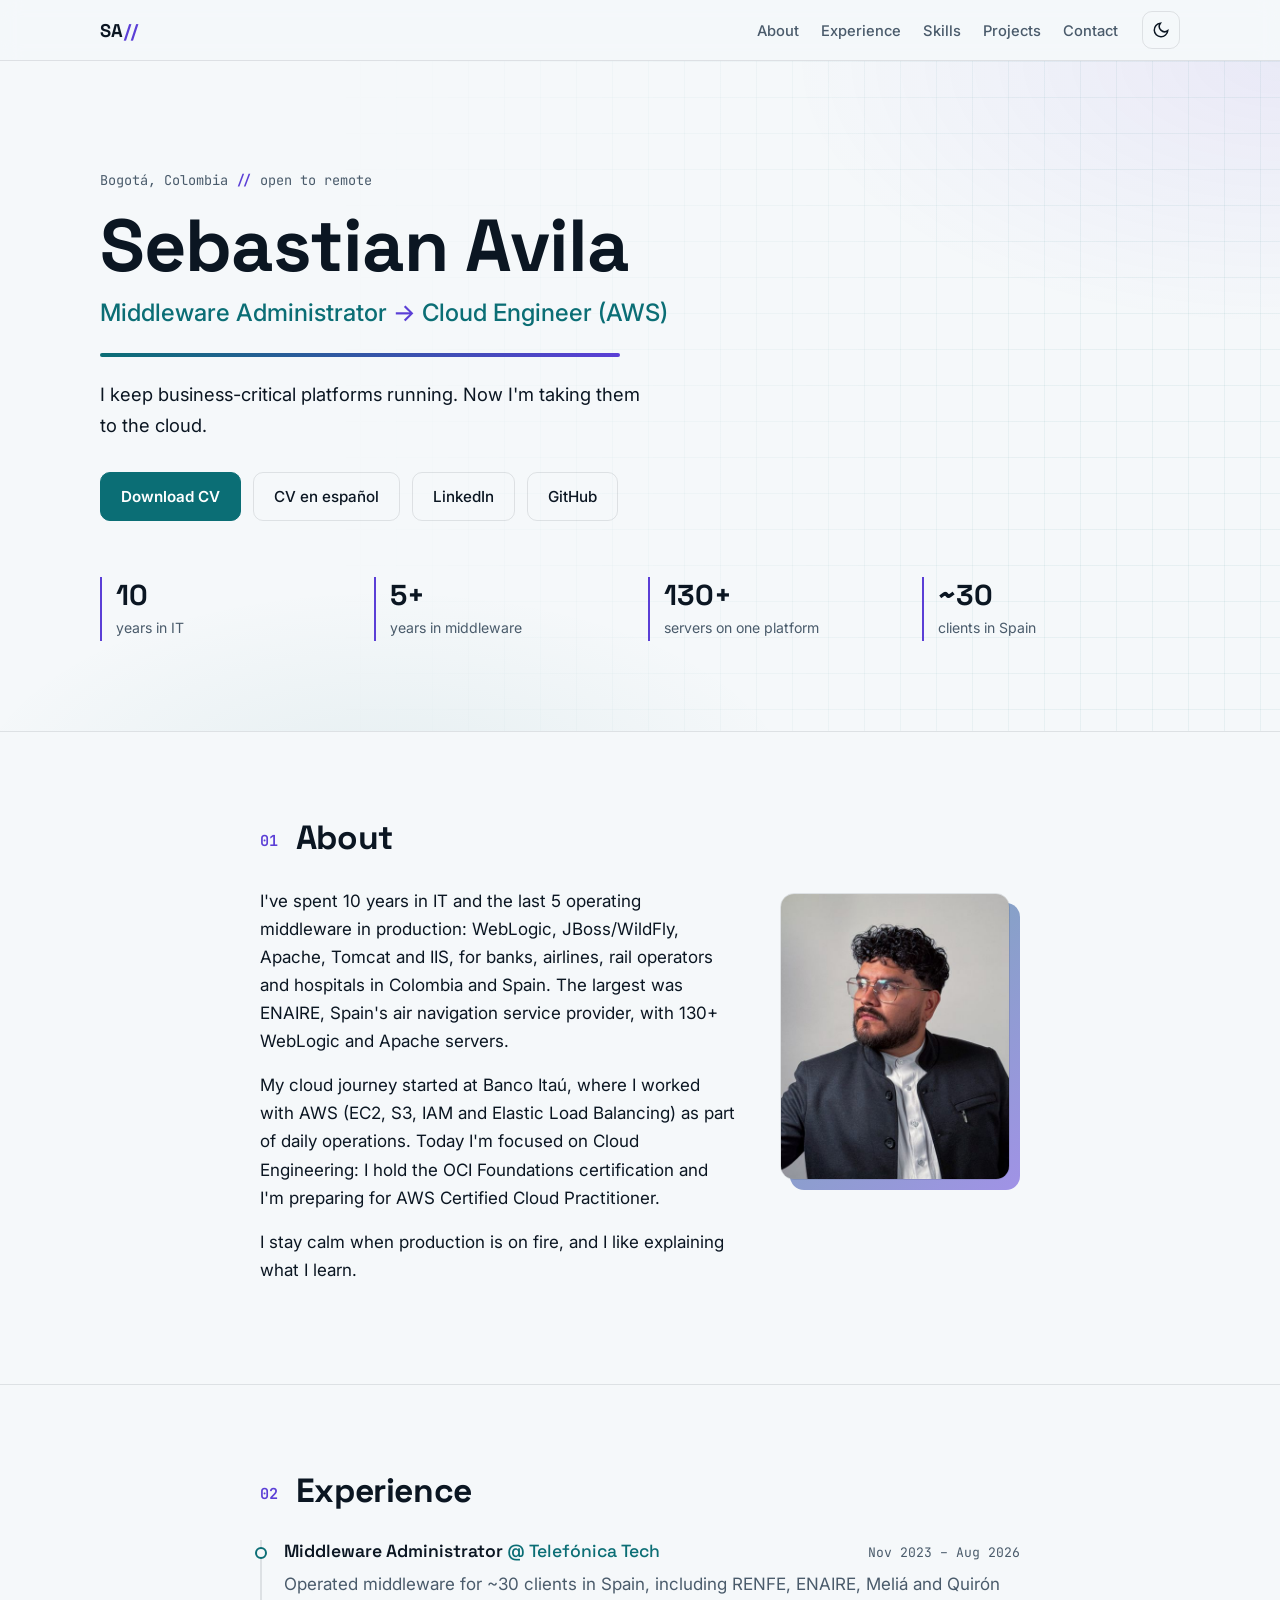
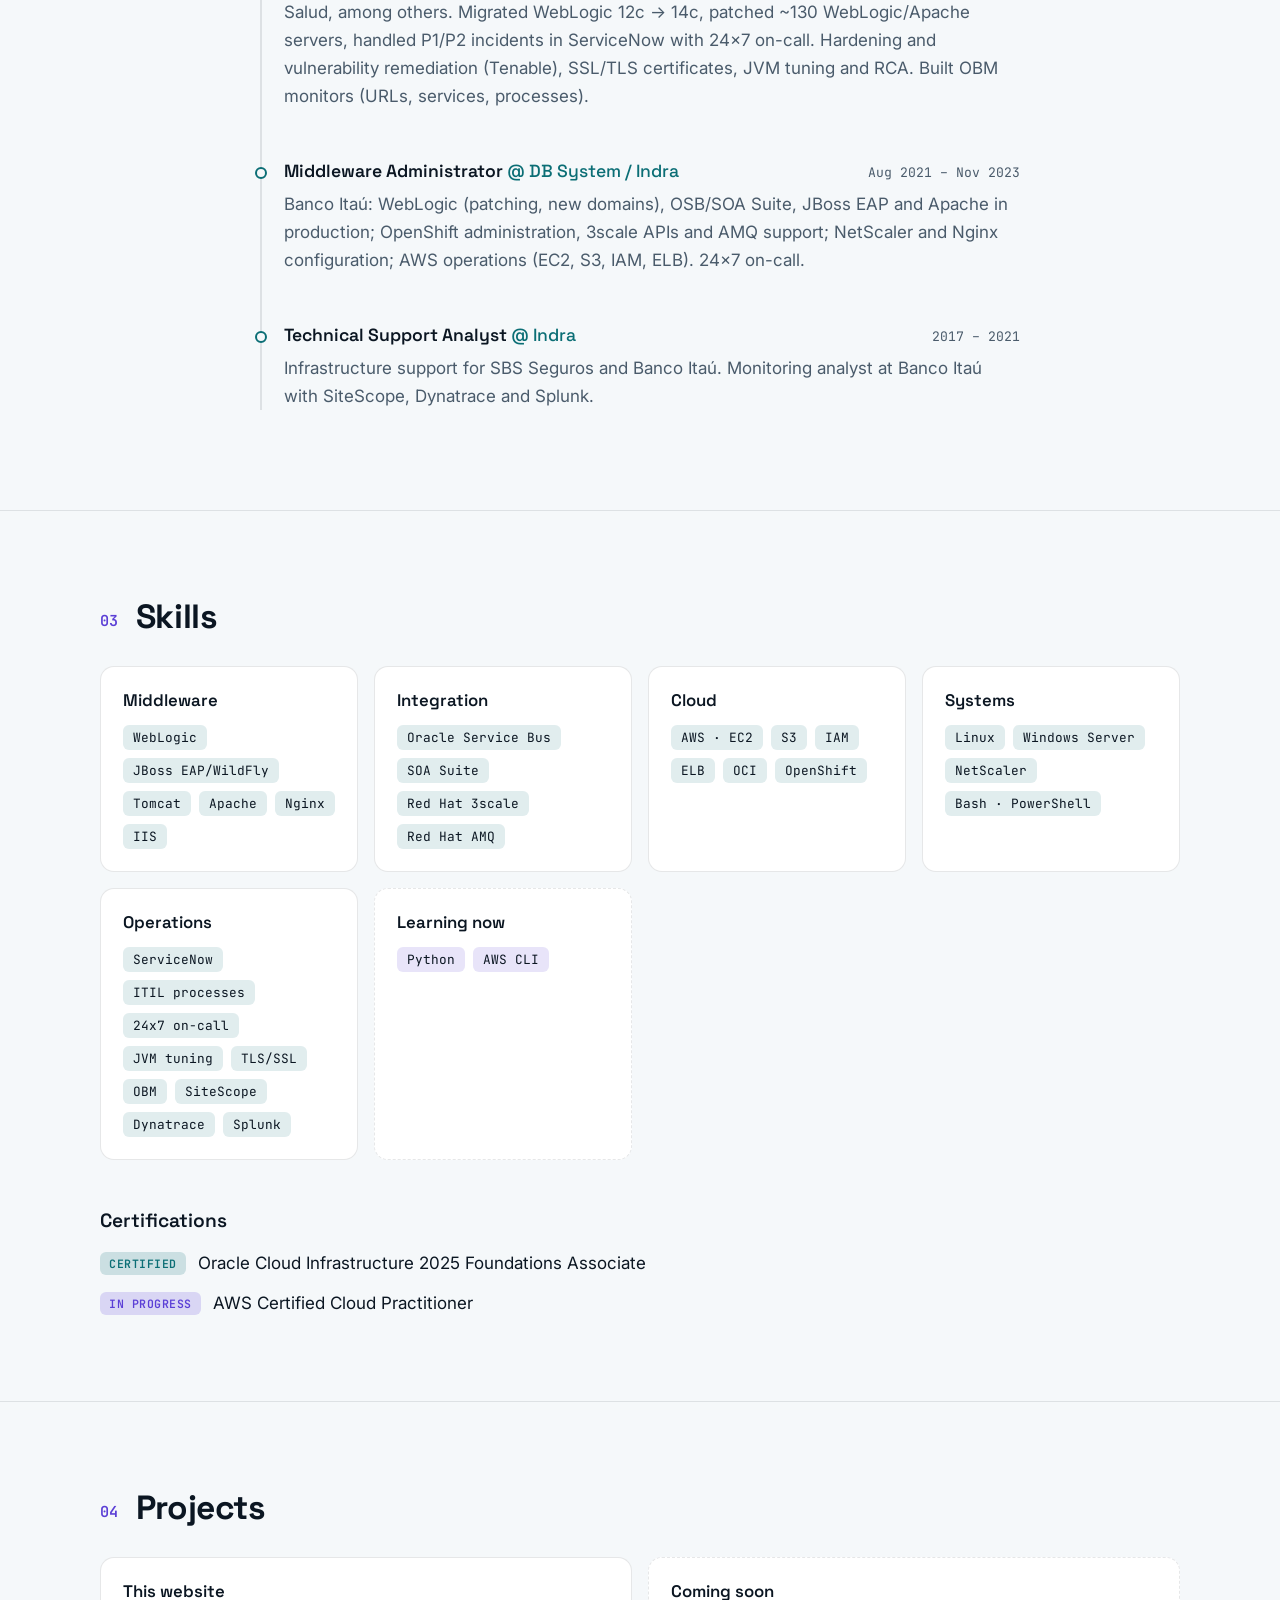
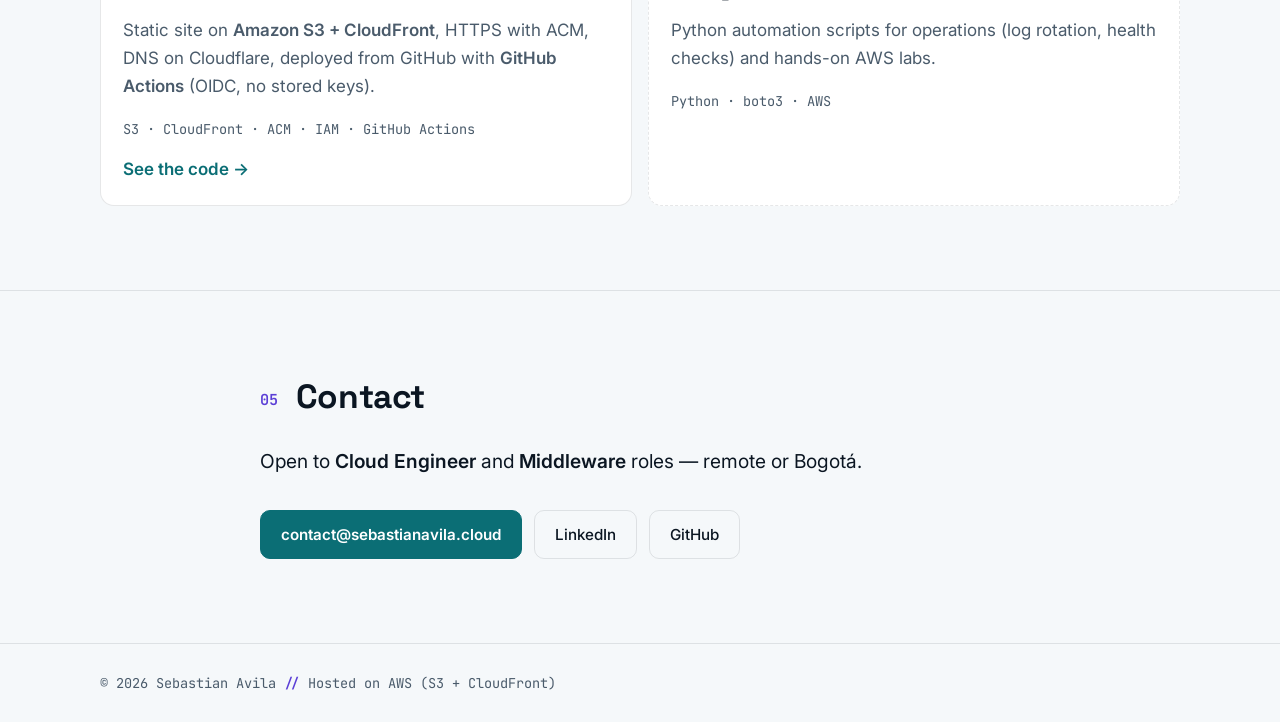
<file: index.html>
<!doctype html>
<html lang="en">
<head>
  <meta charset="utf-8">
  <meta name="viewport" content="width=device-width, initial-scale=1">
  <title>Sebastian Avila · Middleware → Cloud Engineer (AWS)</title>
  <meta name="description" content="Middleware Administrator with 5+ years running business-critical platforms for banking, transport and healthcare in Colombia and Spain, now moving them to AWS.">
  <meta name="theme-color" content="#0B1622">
  <link rel="icon" href="favicon-32.png" type="image/png" sizes="32x32">
  <link rel="apple-touch-icon" href="apple-touch-icon.png">
  <meta property="og:title" content="Sebastian Avila · Middleware → Cloud Engineer (AWS)">
  <meta property="og:description" content="I keep business-critical platforms running. Now I'm taking them to the cloud.">
  <meta property="og:type" content="website">
  <meta property="og:url" content="https://sebastianavila.cloud/">
  <meta property="og:image" content="https://sebastianavila.cloud/assets/og-image.png">
  <meta property="og:image:width" content="1200">
  <meta property="og:image:height" content="627">
  <meta property="og:image:alt" content="Sebastian Avila · Middleware Administrator → Cloud Engineer (AWS)">
  <meta name="twitter:card" content="summary_large_image">
  <link rel="preconnect" href="https://fonts.googleapis.com">
  <link rel="preconnect" href="https://fonts.gstatic.com" crossorigin>
  <link href="https://fonts.googleapis.com/css2?family=Inter:wght@400;500;600&family=JetBrains+Mono:wght@400;600&family=Space+Grotesk:wght@600;700&display=swap" rel="stylesheet">
  <link rel="stylesheet" href="styles.css">
  <script>
    // Aplica el tema guardado antes de pintar, para evitar un parpadeo
    try { var t = localStorage.getItem('theme'); if (t) document.documentElement.dataset.theme = t; } catch (e) {}
  </script>
</head>
<body>
  <a class="skip" href="#main">Skip to content</a>

  <header class="nav">
    <div class="wrap nav__inner">
      <a class="nav__logo" href="#top" aria-label="Home">SA<span>//</span></a>
      <nav aria-label="Main">
        <ul class="nav__links">
          <li><a href="#about">About</a></li>
          <li><a href="#experience">Experience</a></li>
          <li><a href="#skills">Skills</a></li>
          <li><a href="#projects">Projects</a></li>
          <li><a href="#contact">Contact</a></li>
        </ul>
      </nav>
      <button class="theme" id="theme" type="button" aria-label="Toggle light/dark theme">
        <svg class="theme__sun" viewBox="0 0 24 24" aria-hidden="true"><circle cx="12" cy="12" r="4"/><path d="M12 2v2M12 20v2M4.9 4.9l1.4 1.4M17.7 17.7l1.4 1.4M2 12h2M20 12h2M4.9 19.1l1.4-1.4M17.7 6.3l1.4-1.4"/></svg>
        <svg class="theme__moon" viewBox="0 0 24 24" aria-hidden="true"><path d="M21 12.8A9 9 0 1 1 11.2 3a7 7 0 0 0 9.8 9.8z"/></svg>
      </button>
    </div>
  </header>

  <main id="main">
    <!-- Hero -->
    <section class="hero" id="top">
      <div class="wrap">
        <p class="eyebrow">Bogotá, Colombia <span>//</span> open to remote</p>
        <h1 class="hero__name">Sebastian Avila</h1>
        <p class="hero__role">Middleware Administrator <span class="arrow">→</span> Cloud Engineer (AWS)</p>
        <div class="bar" aria-hidden="true"></div>
        <p class="hero__tagline">I keep business-critical platforms running. Now I'm taking them to the cloud.</p>
        <div class="hero__cta">
          <a class="btn btn--primary" href="assets/Sebastian-Avila-CV.pdf" download>Download CV</a>
          <a class="btn" href="assets/Sebastian-Avila-CV-ES.pdf" download hreflang="es" lang="es">CV en español</a>
          <a class="btn" href="https://www.linkedin.com/in/zebas404/" target="_blank" rel="noopener">LinkedIn</a>
          <a class="btn" href="https://github.com/zebas404" target="_blank" rel="noopener">GitHub</a>
        </div>
        <ul class="stats" aria-label="Highlights">
          <li><strong>10</strong><span>years in IT</span></li>
          <li><strong>5+</strong><span>years in middleware</span></li>
          <li><strong>130+</strong><span>servers on one platform</span></li>
          <li><strong>~30</strong><span>clients in Spain</span></li>
        </ul>
      </div>
    </section>

    <!-- About -->
    <section class="section" id="about">
      <div class="wrap narrow">
        <h2 class="h2"><span class="num">01</span> About</h2>
        <div class="about">
          <div class="about__text">
            <p>I've spent 10 years in IT and the last 5 operating middleware in production: WebLogic, JBoss/WildFly, Apache, Tomcat and IIS, for banks, airlines, rail operators and hospitals in Colombia and Spain. The largest was ENAIRE, Spain's air navigation service provider, with 130+ WebLogic and Apache servers.</p>
            <p>My cloud journey started at Banco Itaú, where I worked with AWS (EC2, S3, IAM and Elastic Load Balancing) as part of daily operations. Today I'm focused on Cloud Engineering: I hold the OCI Foundations certification and I'm preparing for AWS Certified Cloud Practitioner.</p>
            <p>I stay calm when production is on fire, and I like explaining what I learn.</p>
          </div>
          <figure class="about__photo">
            <img src="assets/about-480.jpg" srcset="assets/about-480.jpg 480w, assets/about-800.jpg 800w" sizes="(max-width: 720px) 200px, 240px" width="480" height="600" decoding="async" alt="Portrait of Sebastian Avila">
          </figure>
        </div>
      </div>
    </section>

    <!-- Experience -->
    <section class="section" id="experience">
      <div class="wrap narrow">
        <h2 class="h2"><span class="num">02</span> Experience</h2>
        <ol class="timeline">
          <li class="job">
            <div class="job__head">
              <h3>Middleware Administrator <span class="at">@ Telefónica Tech</span></h3>
              <p class="job__date">Nov 2023 – Aug 2026</p>
            </div>
            <p>Operated middleware for ~30 clients in Spain, including RENFE, ENAIRE, Meliá and Quirón Salud, among others. Migrated WebLogic 12c → 14c, patched ~130 WebLogic/Apache servers, handled P1/P2 incidents in ServiceNow with 24x7 on-call. Hardening and vulnerability remediation (Tenable), SSL/TLS certificates, JVM tuning and RCA. Built OBM monitors (URLs, services, processes).</p>
          </li>
          <li class="job">
            <div class="job__head">
              <h3>Middleware Administrator <span class="at">@ DB System / Indra</span></h3>
              <p class="job__date">Aug 2021 – Nov 2023</p>
            </div>
            <p>Banco Itaú: WebLogic (patching, new domains), OSB/SOA Suite, JBoss EAP and Apache in production; OpenShift administration, 3scale APIs and AMQ support; NetScaler and Nginx configuration; AWS operations (EC2, S3, IAM, ELB). 24x7 on-call.</p>
          </li>
          <li class="job">
            <div class="job__head">
              <h3>Technical Support Analyst <span class="at">@ Indra</span></h3>
              <p class="job__date">2017 – 2021</p>
            </div>
            <p>Infrastructure support for SBS Seguros and Banco Itaú. Monitoring analyst at Banco Itaú with SiteScope, Dynatrace and Splunk.</p>
          </li>
        </ol>
      </div>
    </section>

    <!-- Skills + Certifications -->
    <section class="section" id="skills">
      <div class="wrap">
        <h2 class="h2"><span class="num">03</span> Skills</h2>
        <div class="grid">
          <div class="card">
            <h3>Middleware</h3>
            <ul class="tags"><li>WebLogic</li><li>JBoss EAP/WildFly</li><li>Tomcat</li><li>Apache</li><li>Nginx</li><li>IIS</li></ul>
          </div>
          <div class="card">
            <h3>Integration</h3>
            <ul class="tags"><li>Oracle Service Bus</li><li>SOA Suite</li><li>Red Hat 3scale</li><li>Red Hat AMQ</li></ul>
          </div>
          <div class="card">
            <h3>Cloud</h3>
            <ul class="tags"><li>AWS · EC2</li><li>S3</li><li>IAM</li><li>ELB</li><li>OCI</li><li>OpenShift</li></ul>
          </div>
          <div class="card">
            <h3>Systems</h3>
            <ul class="tags"><li>Linux</li><li>Windows Server</li><li>NetScaler</li><li>Bash · PowerShell</li></ul>
          </div>
          <div class="card">
            <h3>Operations</h3>
            <ul class="tags"><li>ServiceNow</li><li>ITIL processes</li><li>24x7 on-call</li><li>JVM tuning</li><li>TLS/SSL</li><li>OBM</li><li>SiteScope</li><li>Dynatrace</li><li>Splunk</li></ul>
          </div>
          <div class="card card--learning">
            <h3>Learning now</h3>
            <ul class="tags"><li>Python</li><li>AWS CLI</li></ul>
          </div>
        </div>

        <h3 class="h3" id="certifications">Certifications</h3>
        <ul class="certs">
          <li><span class="badge badge--ok">Certified</span> Oracle Cloud Infrastructure 2025 Foundations Associate</li>
          <li><span class="badge badge--wip">In progress</span> AWS Certified Cloud Practitioner</li>
        </ul>
      </div>
    </section>

    <!-- Projects -->
    <section class="section" id="projects">
      <div class="wrap">
        <h2 class="h2"><span class="num">04</span> Projects</h2>
        <div class="grid grid--2">
          <article class="card project">
            <h3>This website</h3>
            <p>Static site on <strong>Amazon S3 + CloudFront</strong>, HTTPS with ACM, DNS on Cloudflare, deployed from GitHub with <strong>GitHub Actions</strong> (OIDC, no stored keys).</p>
            <p class="mono">S3 · CloudFront · ACM · IAM · GitHub Actions</p>
            <a class="link" href="https://github.com/zebas404/sebastianavila.cloud" target="_blank" rel="noopener">See the code →</a>
          </article>
          <article class="card project project--soon">
            <h3>Coming soon</h3>
            <p>Python automation scripts for operations (log rotation, health checks) and hands-on AWS labs.</p>
            <p class="mono">Python · boto3 · AWS</p>
          </article>
        </div>
      </div>
    </section>

    <!-- Contact -->
    <section class="section contact" id="contact">
      <div class="wrap narrow">
        <h2 class="h2"><span class="num">05</span> Contact</h2>
        <p class="contact__lead">Open to <strong>Cloud Engineer</strong> and <strong>Middleware</strong> roles — remote or Bogotá.</p>
        <div class="hero__cta">
          <a class="btn btn--primary" href="mailto:contact@sebastianavila.cloud">contact@sebastianavila.cloud</a>
          <a class="btn" href="https://www.linkedin.com/in/zebas404/" target="_blank" rel="noopener">LinkedIn</a>
          <a class="btn" href="https://github.com/zebas404" target="_blank" rel="noopener">GitHub</a>
        </div>
      </div>
    </section>
  </main>

  <footer class="footer">
    <div class="wrap">
      <p class="mono">© <span id="year">2026</span> Sebastian Avila <span class="slash">//</span> Hosted on AWS (S3 + CloudFront)</p>
    </div>
  </footer>

  <script src="script.js"></script>
</body>
</html>
</file>
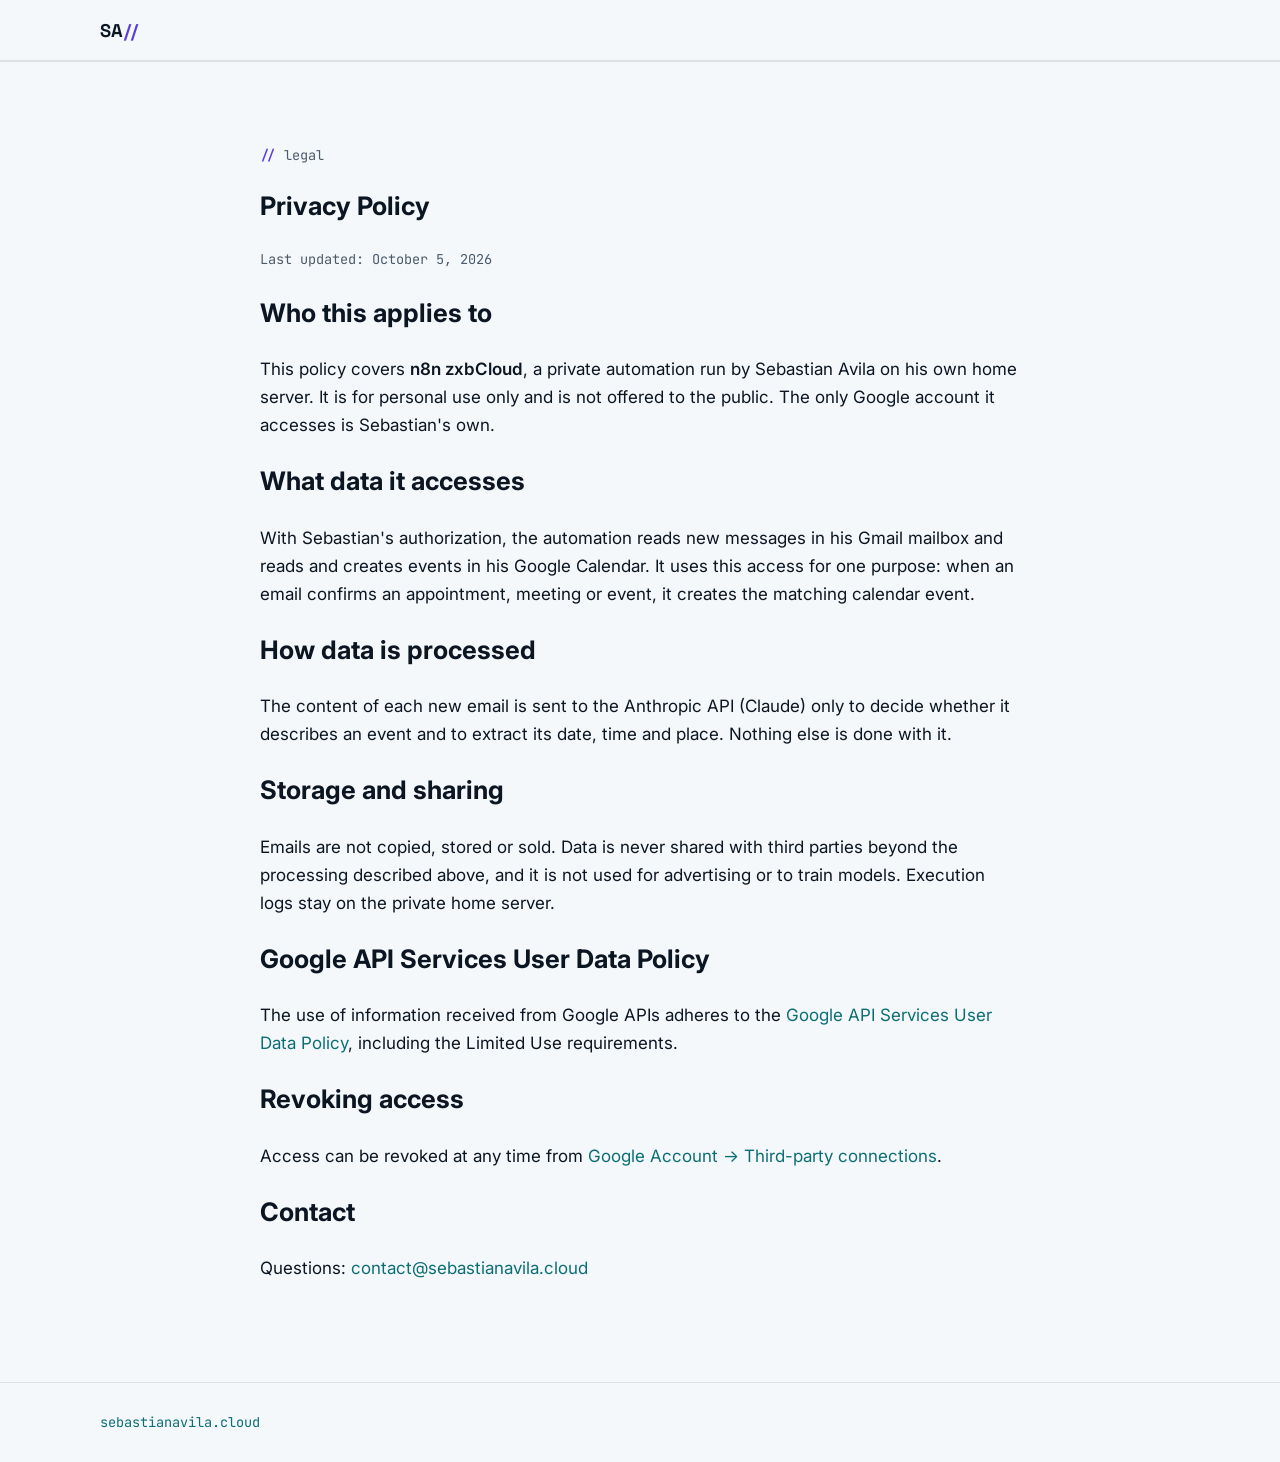
<file: privacy.html>
<!doctype html>
<html lang="en">
<head>
  <meta charset="utf-8">
  <meta name="viewport" content="width=device-width, initial-scale=1">
  <title>Privacy Policy · Sebastian Avila</title>
  <meta name="description" content="Privacy policy for the personal automations run by Sebastian Avila (n8n zxbCloud).">
  <meta name="robots" content="noindex">
  <meta name="theme-color" content="#0B1622">
  <link rel="icon" href="favicon-32.png" type="image/png" sizes="32x32">
  <link rel="apple-touch-icon" href="apple-touch-icon.png">
  <link rel="preconnect" href="https://fonts.googleapis.com">
  <link rel="preconnect" href="https://fonts.gstatic.com" crossorigin>
  <link href="https://fonts.googleapis.com/css2?family=Inter:wght@400;500;600&family=JetBrains+Mono:wght@400;600&family=Space+Grotesk:wght@600;700&display=swap" rel="stylesheet">
  <link rel="stylesheet" href="styles.css">
  <script>
    try { var t = localStorage.getItem('theme'); if (t) document.documentElement.dataset.theme = t; } catch (e) {}
  </script>
</head>
<body>
  <header class="nav">
    <div class="wrap nav__inner">
      <a class="nav__logo" href="/" aria-label="Home">SA<span>//</span></a>
    </div>
  </header>

  <main id="main">
    <section class="section">
      <div class="wrap narrow">
        <p class="eyebrow"><span>//</span> legal</p>
        <h1>Privacy Policy</h1>
        <p class="mono">Last updated: October 5, 2026</p>

        <h2>Who this applies to</h2>
        <p>This policy covers <strong>n8n zxbCloud</strong>, a private automation run by Sebastian Avila on his own home server. It is for personal use only and is not offered to the public. The only Google account it accesses is Sebastian's own.</p>

        <h2>What data it accesses</h2>
        <p>With Sebastian's authorization, the automation reads new messages in his Gmail mailbox and reads and creates events in his Google Calendar. It uses this access for one purpose: when an email confirms an appointment, meeting or event, it creates the matching calendar event.</p>

        <h2>How data is processed</h2>
        <p>The content of each new email is sent to the Anthropic API (Claude) only to decide whether it describes an event and to extract its date, time and place. Nothing else is done with it.</p>

        <h2>Storage and sharing</h2>
        <p>Emails are not copied, stored or sold. Data is never shared with third parties beyond the processing described above, and it is not used for advertising or to train models. Execution logs stay on the private home server.</p>

        <h2>Google API Services User Data Policy</h2>
        <p>The use of information received from Google APIs adheres to the <a href="https://developers.google.com/terms/api-services-user-data-policy">Google API Services User Data Policy</a>, including the Limited Use requirements.</p>

        <h2>Revoking access</h2>
        <p>Access can be revoked at any time from <a href="https://myaccount.google.com/permissions">Google Account → Third-party connections</a>.</p>

        <h2>Contact</h2>
        <p>Questions: <a href="mailto:contact@sebastianavila.cloud">contact@sebastianavila.cloud</a></p>
      </div>
    </section>
  </main>

  <footer class="footer">
    <div class="wrap">
      <p class="mono"><a href="/">sebastianavila.cloud</a></p>
    </div>
  </footer>
</body>
</html>
</file>
<file: styles.css>
/* =========================================================
   sebastianavila.cloud — Paleta A "Petróleo nocturno"
   Oscuro por defecto; claro con prefers-color-scheme o el botón.
   ========================================================= */

:root {
  --bg: #0B1622;
  --bg-2: #0F1E2D;
  --text: #E6EDF3;
  --muted: #9FB0C0;
  --line: rgba(230, 237, 243, .10);
  --primary: #2EC4B6;
  --accent: #9D8CFF;
  --grid: rgba(46, 196, 182, .07);
  --glow-1: rgba(157, 140, 255, .14);
  --glow-2: rgba(46, 196, 182, .10);
  --on-primary: #0B1622;
  --radius: 14px;
  --font-title: "Space Grotesk", system-ui, sans-serif;
  --font-body: "Inter", system-ui, sans-serif;
  --font-mono: "JetBrains Mono", ui-monospace, monospace;
  color-scheme: dark;
}

@media (prefers-color-scheme: light) {
  :root:not([data-theme="dark"]) {
    --bg: #F5F8FA;
    --bg-2: #FFFFFF;
    --text: #0B1622;
    --muted: #4A5B6B;
    --line: rgba(11, 22, 34, .10);
    --primary: #0B6E75;
    --accent: #5B3FD6;
    --grid: rgba(11, 110, 117, .06);
    --glow-1: rgba(91, 63, 214, .08);
    --glow-2: rgba(11, 110, 117, .07);
    --on-primary: #FFFFFF;
    color-scheme: light;
  }
}

:root[data-theme="light"] {
  --bg: #F5F8FA;
  --bg-2: #FFFFFF;
  --text: #0B1622;
  --muted: #4A5B6B;
  --line: rgba(11, 22, 34, .10);
  --primary: #0B6E75;
  --accent: #5B3FD6;
  --grid: rgba(11, 110, 117, .06);
  --glow-1: rgba(91, 63, 214, .08);
  --glow-2: rgba(11, 110, 117, .07);
  --on-primary: #FFFFFF;
  color-scheme: light;
}

/* ---------- Base ---------- */
*, *::before, *::after { box-sizing: border-box; }
html { scroll-behavior: smooth; scroll-padding-top: 72px; }
@media (prefers-reduced-motion: reduce) { html { scroll-behavior: auto; } }

body {
  margin: 0;
  background: var(--bg);
  color: var(--text);
  font: 400 17px/1.65 var(--font-body);
  -webkit-font-smoothing: antialiased;
}

a { color: var(--primary); text-decoration: none; }
a:hover { text-decoration: underline; }
:focus-visible { outline: 2px solid var(--accent); outline-offset: 3px; border-radius: 6px; }
strong { font-weight: 600; }

.wrap { width: min(1080px, 100% - 32px); margin-inline: auto; }
.narrow { width: min(760px, 100% - 32px); }
.mono { font-family: var(--font-mono); font-size: .85rem; color: var(--muted); }

.skip { position: absolute; left: -999px; top: 8px; background: var(--primary); color: var(--on-primary); padding: 8px 14px; border-radius: 8px; z-index: 100; }
.skip:focus { left: 16px; }

/* ---------- Nav ---------- */
.nav {
  position: sticky; top: 0; z-index: 50;
  background: color-mix(in srgb, var(--bg) 82%, transparent);
  backdrop-filter: blur(10px);
  border-bottom: 1px solid var(--line);
}
.nav__inner { display: flex; align-items: center; gap: 24px; height: 60px; }
.nav__logo { font: 700 1.15rem var(--font-title); color: var(--text); letter-spacing: -.3px; }
.nav__logo span { color: var(--accent); margin-left: 2px; }
.nav__logo:hover { text-decoration: none; }
.nav__inner > nav { margin-left: auto; }
.nav__links { display: flex; gap: 22px; list-style: none; margin: 0; padding: 0; }
.nav__links a { color: var(--muted); font-size: .92rem; font-weight: 500; }
.nav__links a:hover { color: var(--text); text-decoration: none; }

.theme {
  display: grid; place-items: center; width: 38px; height: 38px;
  background: transparent; border: 1px solid var(--line); border-radius: 10px;
  color: var(--text); cursor: pointer;
}
.theme svg { width: 18px; height: 18px; fill: none; stroke: currentColor; stroke-width: 2; stroke-linecap: round; }
.theme__moon { display: none; }
:root[data-theme="light"] .theme__sun { display: none; }
:root[data-theme="light"] .theme__moon { display: block; }
@media (prefers-color-scheme: light) {
  :root:not([data-theme="dark"]) .theme__sun { display: none; }
  :root:not([data-theme="dark"]) .theme__moon { display: block; }
}

@media (max-width: 720px) {
  .nav__links { display: none; }
  .theme { margin-left: auto; }
}

/* ---------- Hero ---------- */
.hero {
  position: relative; overflow: hidden;
  padding: 110px 0 90px;
  background:
    radial-gradient(ellipse 700px 380px at 100% 0%, var(--glow-1), transparent 70%),
    radial-gradient(ellipse 600px 300px at 30% 110%, var(--glow-2), transparent 70%);
}
.hero::before {
  content: ""; position: absolute; inset: 0; pointer-events: none;
  background-image:
    linear-gradient(var(--grid) 1px, transparent 1px),
    linear-gradient(90deg, var(--grid) 1px, transparent 1px);
  background-size: 36px 36px;
  -webkit-mask-image: linear-gradient(90deg, transparent 25%, #000 85%);
          mask-image: linear-gradient(90deg, transparent 25%, #000 85%);
}
.hero .wrap { position: relative; }

.eyebrow { font: 400 .85rem var(--font-mono); color: var(--muted); margin: 0 0 18px; }
.eyebrow span, .slash { color: var(--accent); font-weight: 600; }

.hero__name {
  font: 700 clamp(2.6rem, 7vw, 4.6rem)/1.05 var(--font-title);
  letter-spacing: -1px; margin: 0;
}
.hero__role { font: 500 clamp(1.1rem, 2.6vw, 1.5rem) var(--font-body); color: var(--primary); margin: 14px 0 0; }
.hero__role .arrow { color: var(--accent); }
.bar { height: 4px; width: min(520px, 80%); margin: 26px 0 22px; border-radius: 2px; background: linear-gradient(90deg, var(--primary), var(--accent)); }
.hero__tagline { font-size: 1.15rem; max-width: 560px; margin: 0; }

.hero__cta { display: flex; flex-wrap: wrap; gap: 12px; margin-top: 32px; }
.btn {
  display: inline-flex; align-items: center; padding: 11px 20px;
  border: 1px solid var(--line); border-radius: 10px;
  color: var(--text); font-weight: 500; font-size: .95rem;
  transition: border-color .2s, transform .2s;
}
.btn:hover { border-color: var(--primary); text-decoration: none; transform: translateY(-1px); }
.btn--primary { background: var(--primary); border-color: var(--primary); color: var(--on-primary); font-weight: 600; }
.btn--primary:hover { filter: brightness(1.08); }

.stats {
  display: grid; grid-template-columns: repeat(4, 1fr); gap: 16px;
  list-style: none; padding: 0; margin: 56px 0 0;
}
.stats li { border-left: 2px solid var(--accent); padding-left: 14px; }
.stats strong { display: block; font: 700 1.8rem var(--font-title); }
.stats span { color: var(--muted); font-size: .88rem; }
@media (max-width: 720px) { .stats { grid-template-columns: repeat(2, 1fr); row-gap: 24px; } }

/* ---------- Sections ---------- */
.section { padding: 84px 0; border-top: 1px solid var(--line); }
.h2 { font: 700 clamp(1.6rem, 3.5vw, 2.1rem) var(--font-title); margin: 0 0 28px; letter-spacing: -.4px; }
.h2 .num { font: 600 .95rem var(--font-mono); color: var(--accent); margin-right: 10px; vertical-align: middle; }
.h3 { font: 600 1.2rem var(--font-title); margin: 48px 0 16px; }
.section p { margin: 0 0 16px; }

/* About */
.about { display: grid; grid-template-columns: 1fr 240px; gap: 44px; align-items: start; }
.about__photo { position: relative; margin: 6px 10px 10px 0; }
.about__photo::before {
  /* Marco desplazado con el degradado de la marca */
  content: ""; position: absolute; inset: 10px -10px -10px 10px; z-index: 0;
  border-radius: var(--radius);
  background: linear-gradient(135deg, var(--primary), var(--accent));
  opacity: .55;
}
.about__photo img {
  position: relative; z-index: 1; display: block; width: 100%; height: auto;
  border-radius: var(--radius); border: 1px solid var(--line);
}
@media (max-width: 720px) {
  .about { grid-template-columns: 1fr; gap: 28px; }
  .about__photo { order: -1; width: 200px; }
}

/* Experience */
.timeline { list-style: none; margin: 0; padding: 0 0 0 22px; border-left: 2px solid var(--line); }
.job { position: relative; padding: 0 0 34px; }
.job::before {
  content: ""; position: absolute; left: -29px; top: 7px;
  width: 12px; height: 12px; border-radius: 50%;
  background: var(--bg); border: 2px solid var(--primary);
}
.job:last-child { padding-bottom: 0; }
.job__head { display: flex; flex-wrap: wrap; justify-content: space-between; gap: 4px 16px; align-items: baseline; }
.job h3 { font: 600 1.1rem var(--font-title); margin: 0; }
.job .at { color: var(--primary); font-weight: 500; }
.job__date { font: 400 .82rem var(--font-mono); color: var(--muted); margin: 0 !important; }
.job > p { color: var(--muted); margin-top: 8px; }

/* Cards / grid */
.grid { display: grid; grid-template-columns: repeat(auto-fill, minmax(230px, 1fr)); gap: 16px; }
.grid--2 { grid-template-columns: repeat(auto-fit, minmax(300px, 1fr)); }
.card { background: var(--bg-2); border: 1px solid var(--line); border-radius: var(--radius); padding: 22px; }
.card h3 { font: 600 1.05rem var(--font-title); margin: 0 0 14px; }
.card--learning { border-style: dashed; }

.tags { display: flex; flex-wrap: wrap; gap: 8px; list-style: none; margin: 0; padding: 0; }
.tags li {
  font: 400 .8rem var(--font-mono); padding: 4px 10px; border-radius: 6px;
  background: color-mix(in srgb, var(--primary) 12%, transparent); color: var(--text);
}
.card--learning .tags li { background: color-mix(in srgb, var(--accent) 14%, transparent); }

.certs { list-style: none; margin: 0; padding: 0; display: grid; gap: 12px; }
.certs li { display: flex; align-items: center; gap: 12px; flex-wrap: wrap; }
.badge { font: 600 .72rem var(--font-mono); text-transform: uppercase; letter-spacing: .5px; padding: 4px 9px; border-radius: 6px; }
.badge--ok { background: color-mix(in srgb, var(--primary) 18%, transparent); color: var(--primary); }
.badge--wip { background: color-mix(in srgb, var(--accent) 18%, transparent); color: var(--accent); }

.project p { color: var(--muted); }
.project .mono { margin: 18px 0 14px; }
.project--soon { border-style: dashed; }
.link { font-weight: 600; }

/* Contact / footer */
.contact__lead { font-size: 1.2rem; }
.footer { border-top: 1px solid var(--line); padding: 28px 0; }
.footer p { margin: 0; }
</file>
